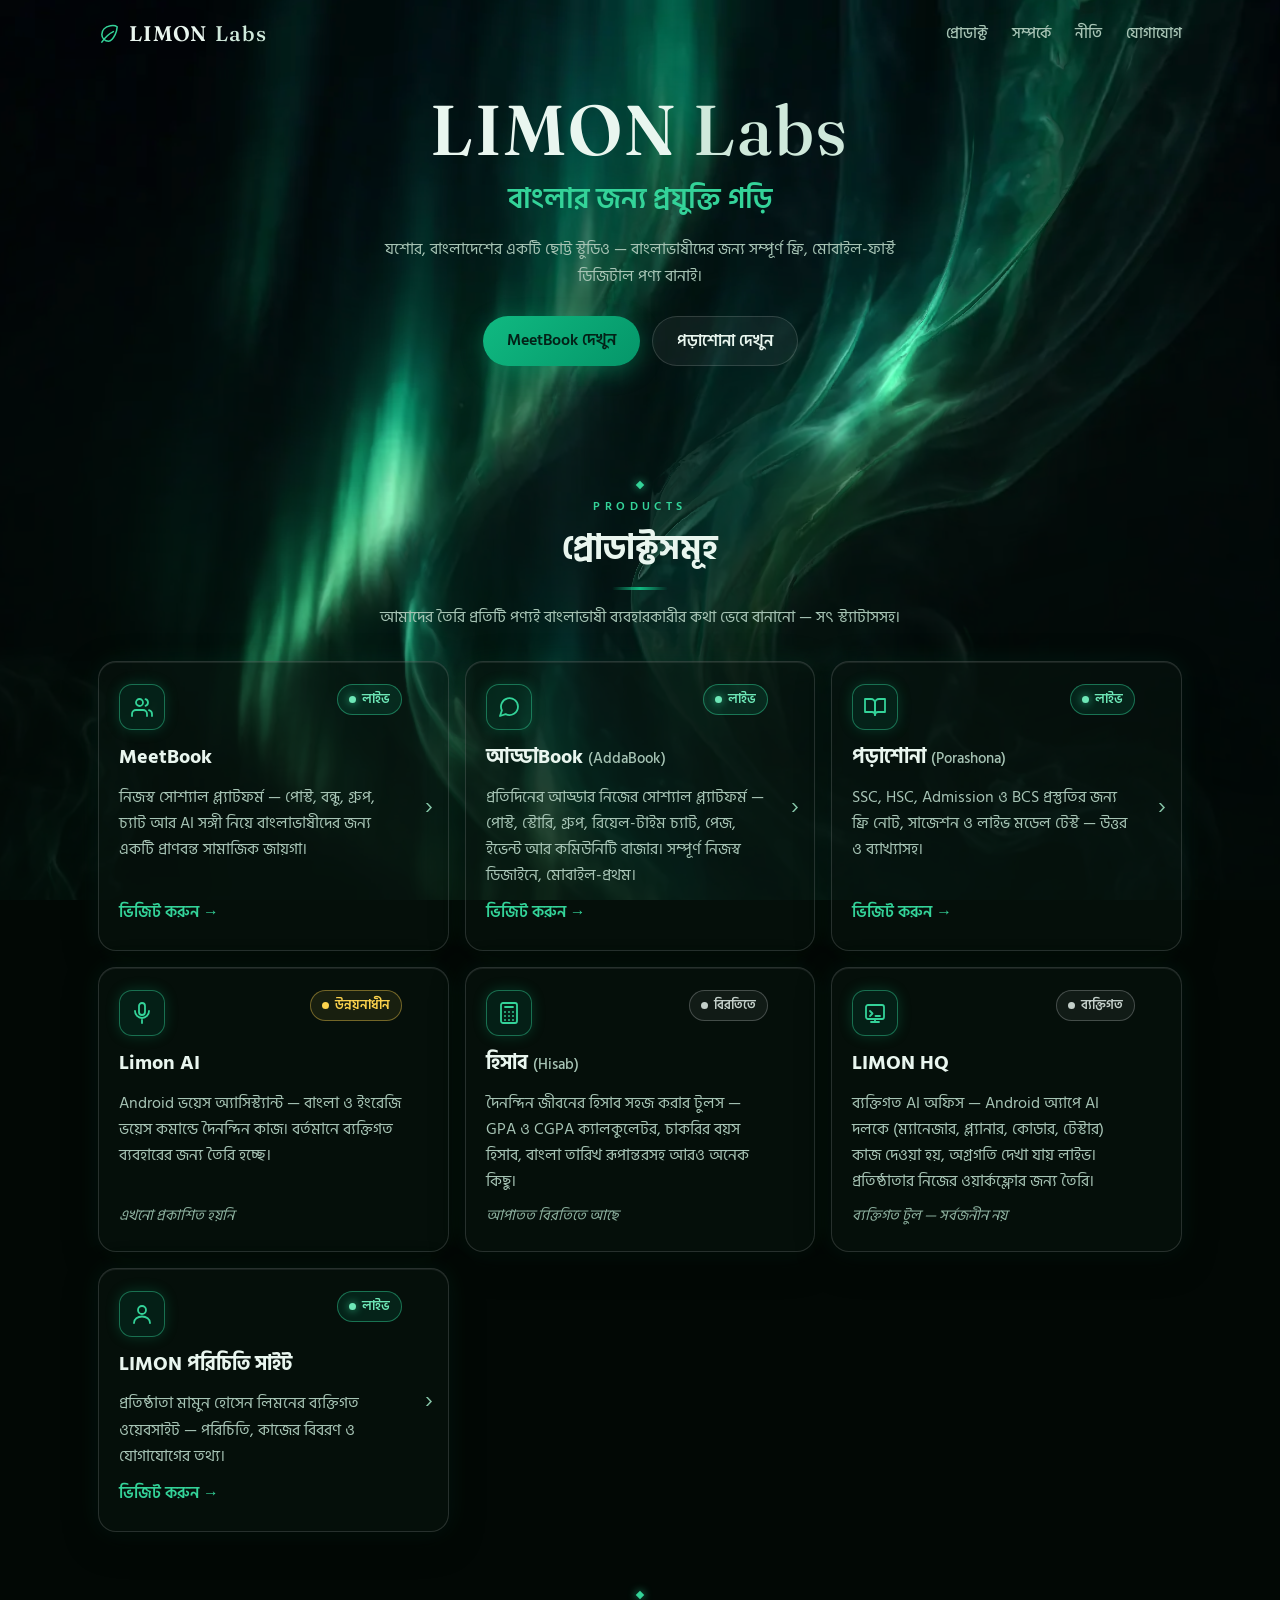
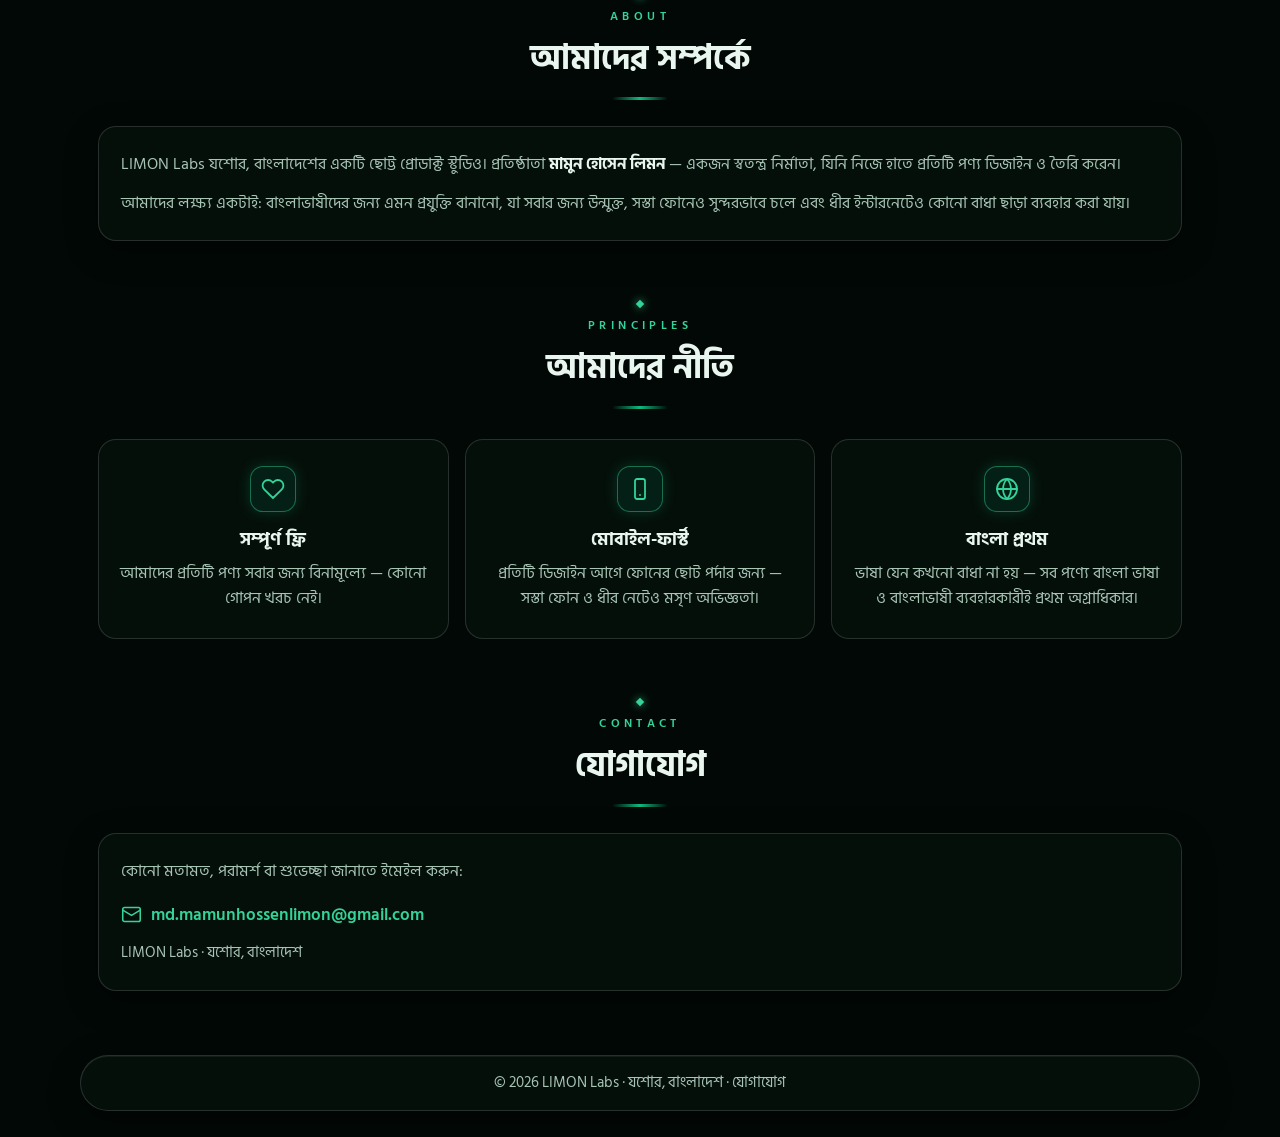
<file: index.html>
<!DOCTYPE html>
<html lang="bn">
<head>
<meta charset="UTF-8">
<meta name="viewport" content="width=device-width, initial-scale=1.0">
<title>LIMON Labs — বাংলার জন্য প্রযুক্তি</title>
<meta name="description" content="LIMON Labs — যশোর, বাংলাদেশ থেকে বাংলাভাষীদের জন্য ফ্রি ও মোবাইল-ফার্স্ট প্রযুক্তি পণ্য: MeetBook, আড্ডাBook, পড়াশোনা, Limon AI, LIMON HQ ও হিসাব।">
<meta name="google-site-verification" content="MFag6rltsudTOTjJ8JtksKM4BBWqEkIi46n7598j5bE">
<meta property="og:title" content="LIMON Labs — বাংলার জন্য প্রযুক্তি গড়ি">
<meta property="og:description" content="বাংলাভাষীদের জন্য ফ্রি, মোবাইল-ফার্স্ট প্রযুক্তি পণ্য — MeetBook, আড্ডাBook, পড়াশোনা, Limon AI, LIMON HQ, হিসাব।">
<meta property="og:type" content="website">
<meta property="og:locale" content="bn_BD">
<meta name="theme-color" content="#04120c">
<meta property="og:image" content="https://mamun-q.github.io/limon-labs/hero.webp">
<link rel="icon" href="data:image/svg+xml,%3Csvg xmlns='http://www.w3.org/2000/svg' viewBox='0 0 32 32'%3E%3Ccircle cx='16' cy='16' r='13' fill='none' stroke='%2334d399' stroke-width='2'/%3E%3Ccircle cx='16' cy='16' r='6' fill='%2310b981'/%3E%3C/svg%3E">
<link rel="preconnect" href="https://fonts.googleapis.com">
<link rel="preconnect" href="https://fonts.gstatic.com" crossorigin>
<link href="https://fonts.googleapis.com/css2?family=Fraunces:opsz,wght@9..144,500;9..144,600&family=Hind+Siliguri:wght@400;500;600;700&display=swap" rel="stylesheet">
<link rel="stylesheet" href="style.css?v=29">
</head>
<body>

<!-- Static deep-space background (no animated layers — keeps cheap phones smooth) -->
<div class="aurora" aria-hidden="true"></div>
<canvas class="bg-3d" id="bgCanvas" aria-hidden="true"></canvas>

<header class="site-header">
  <a class="wordmark" href="#top" aria-label="LIMON Labs — হোম">
    <svg class="wordmark-leaf" viewBox="0 0 24 24" fill="none" stroke="currentColor" stroke-width="1.6" stroke-linecap="round" stroke-linejoin="round" aria-hidden="true"><path d="M11 20A7 7 0 0 1 4 13c0-4 3-8 9-9 4.5-.8 7 1 7 1s-.3 4.5-2 8c-1.8 3.7-4.5 7-7 7z"/><path d="M4 21c4-6 8-9 12-11"/></svg>
    LIMON <span class="wordmark-labs">Labs</span>
  </a>
  <nav class="site-nav" aria-label="প্রধান নেভিগেশন">
    <a href="#products">প্রোডাক্ট</a>
    <a href="#about">সম্পর্কে</a>
    <a href="#principles">নীতি</a>
    <a href="#contact">যোগাযোগ</a>
  </nav>
</header>

<main id="top">

  <!-- HERO -->
  <section class="hero">
    <h1 class="hero-wordmark">LIMON <span class="wordmark-labs">Labs</span></h1>
    <p class="hero-tagline">বাংলার জন্য প্রযুক্তি গড়ি</p>

    <p class="hero-sub">যশোর, বাংলাদেশের একটি ছোট্ট স্টুডিও — বাংলাভাষীদের জন্য সম্পূর্ণ ফ্রি, মোবাইল-ফার্স্ট ডিজিটাল পণ্য বানাই।</p>
    <div class="hero-actions">
      <a class="btn btn-primary" href="https://mamun-q.github.io/MeetBook/" target="_blank" rel="noopener">MeetBook দেখুন</a>
      <a class="btn btn-ghost" href="https://porashona-edu.blogspot.com" target="_blank" rel="noopener">পড়াশোনা দেখুন</a>
    </div>
  </section>

  <!-- PRODUCTS -->
  <section class="section" id="products">
    <p class="section-label reveal">Products</p>
    <h2 class="section-title reveal">প্রোডাক্টসমূহ</h2>
    <p class="section-lead reveal">আমাদের তৈরি প্রতিটি পণ্যই বাংলাভাষী ব্যবহারকারীর কথা ভেবে বানানো — সৎ স্ট্যাটাসসহ।</p>

    <div class="cards">

      <article class="card reveal">
        <div class="card-top">
          <span class="card-icon" aria-hidden="true">
            <svg viewBox="0 0 24 24" fill="none" stroke="currentColor" stroke-width="1.8" stroke-linecap="round" stroke-linejoin="round"><path d="M17 21v-2a4 4 0 0 0-4-4H6a4 4 0 0 0-4 4v2"/><circle cx="9.5" cy="7.5" r="3.5"/><path d="M22 21v-2a4 4 0 0 0-3-3.85"/><path d="M15.5 4.15a3.5 3.5 0 0 1 0 6.7"/></svg>
          </span>
          <span class="badge badge-live"><span class="badge-dot"></span>লাইভ</span>
        </div>
        <h3 class="card-name">MeetBook</h3>
        <p class="card-desc">নিজস্ব সোশ্যাল প্ল্যাটফর্ম — পোস্ট, বন্ধু, গ্রুপ, চ্যাট আর AI সঙ্গী নিয়ে বাংলাভাষীদের জন্য একটি প্রাণবন্ত সামাজিক জায়গা।</p>
        <a class="btn btn-card" href="https://mamun-q.github.io/MeetBook/" target="_blank" rel="noopener">ভিজিট করুন</a>
        <span class="card-chevron" aria-hidden="true">›</span>
      </article>

      <article class="card reveal">
        <div class="card-top">
          <span class="card-icon" aria-hidden="true">
            <svg viewBox="0 0 24 24" fill="none" stroke="currentColor" stroke-width="1.8" stroke-linecap="round" stroke-linejoin="round"><path d="M21 11.5a8.5 8.5 0 0 1-12.4 7.6L3 21l1.9-5.6A8.5 8.5 0 1 1 21 11.5z"/></svg>
          </span>
          <span class="badge badge-live"><span class="badge-dot"></span>লাইভ</span>
        </div>
        <h3 class="card-name">আড্ডাBook <span class="card-name-en">(AddaBook)</span></h3>
        <p class="card-desc">প্রতিদিনের আড্ডার নিজের সোশ্যাল প্ল্যাটফর্ম — পোস্ট, স্টোরি, গ্রুপ, রিয়েল-টাইম চ্যাট, পেজ, ইভেন্ট আর কমিউনিটি বাজার। সম্পূর্ণ নিজস্ব ডিজাইনে, মোবাইল-প্রথম।</p>
        <a class="btn btn-card" href="https://mamun-q.github.io/addabook/" target="_blank" rel="noopener">ভিজিট করুন</a>
        <span class="card-chevron" aria-hidden="true">›</span>
      </article>

      <article class="card reveal">
        <div class="card-top">
          <span class="card-icon" aria-hidden="true">
            <svg viewBox="0 0 24 24" fill="none" stroke="currentColor" stroke-width="1.8" stroke-linecap="round" stroke-linejoin="round"><path d="M2 4h6a4 4 0 0 1 4 4v12a3 3 0 0 0-3-3H2z"/><path d="M22 4h-6a4 4 0 0 0-4 4v12a3 3 0 0 1 3-3h7z"/></svg>
          </span>
          <span class="badge badge-live"><span class="badge-dot"></span>লাইভ</span>
        </div>
        <h3 class="card-name">পড়াশোনা <span class="card-name-en">(Porashona)</span></h3>
        <p class="card-desc">SSC, HSC, Admission ও BCS প্রস্তুতির জন্য ফ্রি নোট, সাজেশন ও লাইভ মডেল টেস্ট — উত্তর ও ব্যাখ্যাসহ।</p>
        <a class="btn btn-card" href="https://porashona-edu.blogspot.com" target="_blank" rel="noopener">ভিজিট করুন</a>
        <span class="card-chevron" aria-hidden="true">›</span>
      </article>

      <article class="card reveal">
        <div class="card-top">
          <span class="card-icon" aria-hidden="true">
            <svg viewBox="0 0 24 24" fill="none" stroke="currentColor" stroke-width="1.8" stroke-linecap="round" stroke-linejoin="round"><rect x="9" y="2" width="6" height="12" rx="3"/><path d="M5 10a7 7 0 0 0 14 0"/><path d="M12 19v3"/></svg>
          </span>
          <span class="badge badge-dev"><span class="badge-dot"></span>উন্নয়নাধীন</span>
        </div>
        <h3 class="card-name">Limon AI</h3>
        <p class="card-desc">Android ভয়েস অ্যাসিস্ট্যান্ট — বাংলা ও ইংরেজি ভয়েস কমান্ডে দৈনন্দিন কাজ। বর্তমানে ব্যক্তিগত ব্যবহারের জন্য তৈরি হচ্ছে।</p>
        <p class="card-note">এখনো প্রকাশিত হয়নি</p>
      </article>

      <article class="card reveal">
        <div class="card-top">
          <span class="card-icon" aria-hidden="true">
            <svg viewBox="0 0 24 24" fill="none" stroke="currentColor" stroke-width="1.8" stroke-linecap="round" stroke-linejoin="round"><rect x="4" y="2" width="16" height="20" rx="2"/><path d="M8 6h8"/><path d="M8 11h.01M12 11h.01M16 11h.01M8 15h.01M12 15h.01M16 15h.01M8 19h.01M12 19h.01M16 19h.01"/></svg>
          </span>
          <span class="badge badge-plan"><span class="badge-dot"></span>বিরতিতে</span>
        </div>
        <h3 class="card-name">হিসাব <span class="card-name-en">(Hisab)</span></h3>
        <p class="card-desc">দৈনন্দিন জীবনের হিসাব সহজ করার টুলস — GPA ও CGPA ক্যালকুলেটর, চাকরির বয়স হিসাব, বাংলা তারিখ রূপান্তরসহ আরও অনেক কিছু।</p>
        <p class="card-note">আপাতত বিরতিতে আছে</p>
      </article>

      <article class="card reveal">
        <div class="card-top">
          <span class="card-icon" aria-hidden="true">
            <svg viewBox="0 0 24 24" fill="none" stroke="currentColor" stroke-width="1.8" stroke-linecap="round" stroke-linejoin="round"><rect x="3" y="4" width="18" height="14" rx="2"/><path d="M8 21h8"/><path d="M12 18v3"/><path d="M7 10l2.5 2.5L7 15"/><path d="M12.5 15H17"/></svg>
          </span>
          <span class="badge badge-plan"><span class="badge-dot"></span>ব্যক্তিগত</span>
        </div>
        <h3 class="card-name">LIMON HQ</h3>
        <p class="card-desc">ব্যক্তিগত AI অফিস — Android অ্যাপে AI দলকে (ম্যানেজার, প্ল্যানার, কোডার, টেস্টার) কাজ দেওয়া হয়, অগ্রগতি দেখা যায় লাইভ। প্রতিষ্ঠাতার নিজের ওয়ার্কফ্লোর জন্য তৈরি।</p>
        <p class="card-note">ব্যক্তিগত টুল — সর্বজনীন নয়</p>
      </article>

      <article class="card reveal">
        <div class="card-top">
          <span class="card-icon" aria-hidden="true">
            <svg viewBox="0 0 24 24" fill="none" stroke="currentColor" stroke-width="1.8" stroke-linecap="round" stroke-linejoin="round"><circle cx="12" cy="8" r="4"/><path d="M4 21c0-4 3.6-6.5 8-6.5s8 2.5 8 6.5"/></svg>
          </span>
          <span class="badge badge-live"><span class="badge-dot"></span>লাইভ</span>
        </div>
        <h3 class="card-name">LIMON পরিচিতি সাইট</h3>
        <p class="card-desc">প্রতিষ্ঠাতা মামুন হোসেন লিমনের ব্যক্তিগত ওয়েবসাইট — পরিচিতি, কাজের বিবরণ ও যোগাযোগের তথ্য।</p>
        <a class="btn btn-card" href="https://mamunhossen.is-a.dev/" target="_blank" rel="noopener">ভিজিট করুন</a>
        <span class="card-chevron" aria-hidden="true">›</span>
      </article>

    </div>
  </section>

  <!-- ABOUT -->
  <section class="section" id="about">
    <p class="section-label reveal">About</p>
    <h2 class="section-title reveal">আমাদের সম্পর্কে</h2>
    <div class="about-box reveal">
      <p>LIMON Labs যশোর, বাংলাদেশের একটি ছোট্ট প্রোডাক্ট স্টুডিও। প্রতিষ্ঠাতা <strong>মামুন হোসেন লিমন</strong> — একজন স্বতন্ত্র নির্মাতা, যিনি নিজে হাতে প্রতিটি পণ্য ডিজাইন ও তৈরি করেন।</p>
      <p>আমাদের লক্ষ্য একটাই: বাংলাভাষীদের জন্য এমন প্রযুক্তি বানানো, যা সবার জন্য উন্মুক্ত, সস্তা ফোনেও সুন্দরভাবে চলে এবং ধীর ইন্টারনেটেও কোনো বাধা ছাড়া ব্যবহার করা যায়।</p>
    </div>
  </section>

  <!-- PRINCIPLES -->
  <section class="section" id="principles">
    <p class="section-label reveal">Principles</p>
    <h2 class="section-title reveal">আমাদের নীতি</h2>
    <div class="principles">
      <div class="principle reveal">
        <span class="card-icon" aria-hidden="true">
          <svg viewBox="0 0 24 24" fill="none" stroke="currentColor" stroke-width="1.8" stroke-linecap="round" stroke-linejoin="round"><path d="M20.8 4.6a5.5 5.5 0 0 0-7.8 0L12 5.7l-1-1.1a5.5 5.5 0 0 0-7.8 7.8l1 1L12 21l7.8-7.6 1-1a5.5 5.5 0 0 0 0-7.8z"/></svg>
        </span>
        <h3>সম্পূর্ণ ফ্রি</h3>
        <p>আমাদের প্রতিটি পণ্য সবার জন্য বিনামূল্যে — কোনো গোপন খরচ নেই।</p>
      </div>
      <div class="principle reveal">
        <span class="card-icon" aria-hidden="true">
          <svg viewBox="0 0 24 24" fill="none" stroke="currentColor" stroke-width="1.8" stroke-linecap="round" stroke-linejoin="round"><rect x="7" y="2" width="10" height="20" rx="2"/><path d="M12 18h.01"/></svg>
        </span>
        <h3>মোবাইল-ফার্স্ট</h3>
        <p>প্রতিটি ডিজাইন আগে ফোনের ছোট পর্দার জন্য — সস্তা ফোন ও ধীর নেটেও মসৃণ অভিজ্ঞতা।</p>
      </div>
      <div class="principle reveal">
        <span class="card-icon" aria-hidden="true">
          <svg viewBox="0 0 24 24" fill="none" stroke="currentColor" stroke-width="1.8" stroke-linecap="round" stroke-linejoin="round"><circle cx="12" cy="12" r="10"/><path d="M2 12h20"/><path d="M12 2a15.3 15.3 0 0 1 4 10 15.3 15.3 0 0 1-4 10 15.3 15.3 0 0 1-4-10 15.3 15.3 0 0 1 4-10z"/></svg>
        </span>
        <h3>বাংলা প্রথম</h3>
        <p>ভাষা যেন কখনো বাধা না হয় — সব পণ্যে বাংলা ভাষা ও বাংলাভাষী ব্যবহারকারীই প্রথম অগ্রাধিকার।</p>
      </div>
    </div>
  </section>

  <!-- CONTACT -->
  <section class="section" id="contact">
    <p class="section-label reveal">Contact</p>
    <h2 class="section-title reveal">যোগাযোগ</h2>
    <div class="about-box reveal">
      <p>কোনো মতামত, পরামর্শ বা শুভেচ্ছা জানাতে ইমেইল করুন:</p>
      <a class="contact-mail" href="mailto:md.mamunhossenlimon@gmail.com">
        <svg viewBox="0 0 24 24" fill="none" stroke="currentColor" stroke-width="1.8" stroke-linecap="round" stroke-linejoin="round" aria-hidden="true"><rect x="2" y="4" width="20" height="16" rx="2"/><path d="m22 7-10 6L2 7"/></svg>
        md.mamunhossenlimon@gmail.com
      </a>
      <p class="contact-place">LIMON Labs · যশোর, বাংলাদেশ</p>
    </div>
  </section>

</main>

<footer class="site-footer">
  <p>© 2026 LIMON Labs · যশোর, বাংলাদেশ · <a href="mailto:md.mamunhossenlimon@gmail.com">যোগাযোগ</a></p>
</footer>

<script src="script.js?v=29"></script>
</body>
</html>
</file>
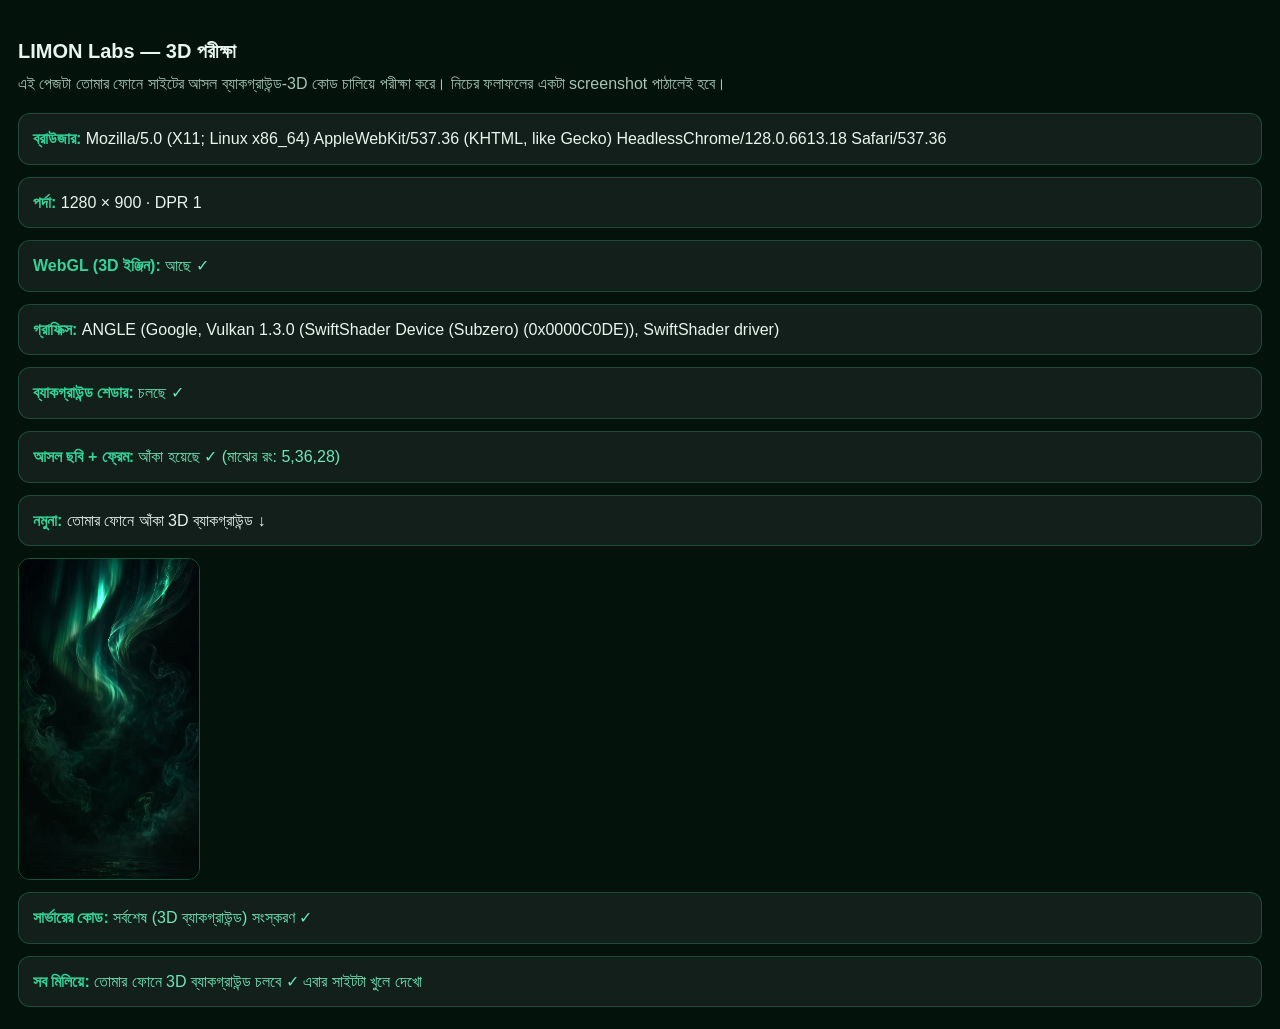
<file: check.html>
<!DOCTYPE html>
<html lang="bn">
<head>
<meta charset="UTF-8">
<meta name="viewport" content="width=device-width, initial-scale=1.0">
<title>LIMON Labs — 3D পরীক্ষা</title>
<style>
  body{background:#04120c;color:#e9f6ef;font-family:sans-serif;margin:0;padding:22px 18px;line-height:1.6}
  h1{font-size:1.25rem;margin-bottom:4px}
  p.sub{color:#a7c4b5;margin-top:0}
  .row{background:rgba(255,255,255,.06);border:1px solid rgba(52,211,153,.25);border-radius:12px;padding:12px 14px;margin-top:12px;word-break:break-word}
  .k{color:#34d399;font-weight:700}
  .ok{color:#6ee7b7}.bad{color:#fca5a5}
  .log{color:#fcd34d;font-size:.78rem;white-space:pre-wrap}
  canvas.sample{display:block;width:180px;height:320px;margin-top:12px;border-radius:12px;border:1px solid rgba(52,211,153,.35)}
</style>
</head>
<body>
<h1>LIMON Labs — 3D পরীক্ষা</h1>
<p class="sub">এই পেজটা তোমার ফোনে সাইটের আসল ব্যাকগ্রাউন্ড-3D কোড চালিয়ে পরীক্ষা করে। নিচের ফলাফলের একটা screenshot পাঠালেই হবে।</p>
<div id="out"></div>

<script>
(function () {
  var out = document.getElementById("out");
  function row(k, v, cls, log) {
    var d = document.createElement("div");
    d.className = "row";
    d.innerHTML = '<span class="k">' + k + ': </span><span class="' + (cls || "") + '">' + v + "</span>" +
      (log ? '<div class="log">' + log.replace(/</g, "&lt;") + "</div>" : "");
    out.appendChild(d);
  }
  row("ব্রাউজার", navigator.userAgent);
  row("পর্দা", window.innerWidth + " × " + window.innerHeight + " · DPR " + (window.devicePixelRatio || 1));

  var gl = null;
  try {
    gl = document.createElement("canvas").getContext("webgl", { alpha: false, antialias: false, powerPreference: "low-power" });
  } catch (e) { /* fallthrough */ }
  if (!gl) { row("WebGL (3D ইঞ্জিন)", "পাওয়া যায়নি ✗", "bad"); finish(false); return; }
  row("WebGL (3D ইঞ্জিন)", "আছে ✓", "ok");
  var dbg = gl.getExtension("WEBGL_debug_renderer_info");
  if (dbg) row("গ্রাফিক্স", gl.getParameter(dbg.UNMASKED_RENDERER_WEBGL));

  /* The site's CURRENT background shaders, copied exactly from script.js */
  var BG_VS = "attribute vec2 p; varying mediump vec2 vUv;" +
    "void main(){ vUv = p * 0.5 + 0.5; gl_Position = vec4(p, 0.0, 1.0); }";
  var BG_FS = "precision mediump float;" +
    "varying mediump vec2 vUv;" +
    "uniform sampler2D uTex; uniform vec2 uRes; uniform vec2 uImg;" +
    "uniform float uTime; uniform vec2 uShift;" +
    "float hash(vec2 p){ p = fract(p * vec2(234.34, 435.345)); p += dot(p, p + 34.23); return fract(p.x * p.y); }" +
    "float noise(vec2 p){ vec2 i = floor(p); vec2 f = fract(p); f = f * f * (3.0 - 2.0 * f);" +
    "  float a = hash(i); float b = hash(i + vec2(1.0, 0.0));" +
    "  float c2 = hash(i + vec2(0.0, 1.0)); float d = hash(i + vec2(1.0, 1.0));" +
    "  return mix(mix(a, b, f.x), mix(c2, d, f.x), f.y); }" +
    "float fbm(vec2 p){ float v = 0.0; float a2 = 0.5;" +
    "  for(int i = 0; i < 3; i++){ v += a2 * noise(p); p = p * 2.03 + vec2(17.3, 9.1); a2 *= 0.5; }" +
    "  return v; }" +
    "void main(){" +
    "  float scale = max(uRes.x / uImg.x, uRes.y / uImg.y) * 1.02;" +
    "  vec2 scaled = uImg * scale;" +
    "  vec2 offPx = vec2((uRes.x - scaled.x) * 0.5, uRes.y - scaled.y);" +
    "  vec2 uvImg = (vUv * uRes - offPx) / scaled;" +
    "  vec3 probe = texture2D(uTex, uvImg).rgb;" +
    "  float lum = dot(probe, vec3(0.299, 0.587, 0.114));" +
    "  float depth = clamp(0.7 * lum + 0.3 * (1.0 - vUv.y), 0.0, 1.0);" +
    "  float fuel = smoothstep(0.15, 0.6, lum);" +
    "  float wave = sin(uvImg.x * 4.0 + uTime * 2.5 + sin(uvImg.y * 3.0 - uTime * 1.8) * 1.5);" +
    "  float ripple = sin(uvImg.x * 9.0 - uTime * 5.0 + uvImg.y * 4.0);" +
    "  float tongue = sin(uvImg.x * 12.0 - uTime * 4.0 + uvImg.y * 6.0 + sin(uvImg.x * 5.0 + uvImg.y * 3.0) * 1.2);" +
    "  vec2 sway = vec2(sin(uTime * 0.8), cos(uTime * 0.6)) * 0.15;" +
    "  vec2 mv = (uShift + sway) * (depth - 0.45) * 0.034;" +
    "  mv.x += wave * 0.002 * fuel;" +
    "  mv.y -= (0.5 + 0.5 * tongue) * 0.0028 * fuel;" +
    "  float smoke = 1.0 - smoothstep(0.10, 0.45, lum);" +
    "  vec2 sp = uvImg * vec2(3.0, 2.2);" +
    "  float sn1 = fbm(sp + vec2(0.0, -uTime * 0.22));" +
    "  float sn2 = fbm(sp * 1.7 + vec2(5.2, 1.3) + vec2(0.0, -uTime * 0.34));" +
    "  vec2 swarp = vec2(sn1 - 0.5, sn2 - 0.5);" +
    "  mv += swarp * 0.030 * smoke * (0.55 + 0.75 * uvImg.y);" +
    "  mv.x += sin(vUv.y * 140.0 + uTime * 13.0) * 0.0009 * (1.0 - smoothstep(0.05, 0.3, vUv.y));" +
    "  vec3 col = texture2D(uTex, uvImg + mv).rgb;" +
    "  col *= 1.0 + tongue * 0.50 * fuel + wave * 0.12 * fuel + ripple * 0.07 * fuel;" +
    "  col += vec3(0.35, 1.0, 0.7) * pow(max(tongue, 0.0), 3.0) * 0.45 * fuel;" +
    "  col += vec3(0.30, 0.95, 0.65) * pow(lum, 3.0) * 0.70 * (0.75 + 0.25 * tongue);" +
    "  col *= 1.0 + (sn1 - 0.5) * 0.22 * smoke + 0.05 * sin(uvImg.x * 2.5 + uvImg.y * 4.0 - uTime * 0.9) * smoke;" +
    "  col *= mix(1.0, 0.91 + 0.09 * sin(uTime * 7.0 + sin(uTime * 13.0) * 1.5), fuel);" +
    "  float g = 1.0 - vUv.y;" +
    "  float ga = g < 0.46 ? mix(0.14, 0.50, g / 0.46) : mix(0.50, 0.80, (g - 0.46) / 0.54);" +
    "  col = mix(col, vec3(0.008, 0.04, 0.024), ga);" +
    "  gl_FragColor = vec4(col, 1.0);" +
    "}";

  function sh(type, src) {
    var s = gl.createShader(type);
    gl.shaderSource(s, src); gl.compileShader(s);
    if (!gl.getShaderParameter(s, gl.COMPILE_STATUS)) return { err: gl.getShaderInfoLog(s) };
    return { s: s };
  }
  var v = sh(gl.VERTEX_SHADER, BG_VS);
  if (v.err) { row("ব্যাকগ্রাউন্ড শেডার", "vertex কম্পাইল হয়নি ✗", "bad", v.err); finish(false); return; }
  var f = sh(gl.FRAGMENT_SHADER, BG_FS);
  if (f.err) { row("ব্যাকগ্রাউন্ড শেডার", "fragment কম্পাইল হয়নি ✗", "bad", f.err); finish(false); return; }
  var pr = gl.createProgram();
  gl.attachShader(pr, v.s); gl.attachShader(pr, f.s); gl.linkProgram(pr);
  if (!gl.getProgramParameter(pr, gl.LINK_STATUS)) {
    row("ব্যাকগ্রাউন্ড শেডার", "লিংক হয়নি ✗", "bad", gl.getProgramInfoLog(pr));
    finish(false); return;
  }
  row("ব্যাকগ্রাউন্ড শেডার", "চলছে ✓", "ok");

  /* Full-path test: real bg.webp texture + one real frame, drawn live below */
  var cv = document.createElement("canvas");
  cv.width = 180; cv.height = 320; cv.className = "sample";
  var gl2 = cv.getContext("webgl", { alpha: false, antialias: false, preserveDrawingBuffer: true });
  var img = new Image();
  img.onload = function () {
    try {
      var pr2 = gl2.createProgram();
      function sh2(t, src) { var s = gl2.createShader(t); gl2.shaderSource(s, src); gl2.compileShader(s); return s; }
      gl2.attachShader(pr2, sh2(gl2.VERTEX_SHADER, BG_VS));
      gl2.attachShader(pr2, sh2(gl2.FRAGMENT_SHADER, BG_FS));
      gl2.linkProgram(pr2); gl2.useProgram(pr2);
      var buf = gl2.createBuffer();
      gl2.bindBuffer(gl2.ARRAY_BUFFER, buf);
      gl2.bufferData(gl2.ARRAY_BUFFER, new Float32Array([-1, -1, 1, -1, -1, 1, 1, 1]), gl2.STATIC_DRAW);
      var loc = gl2.getAttribLocation(pr2, "p");
      gl2.enableVertexAttribArray(loc);
      gl2.vertexAttribPointer(loc, 2, gl2.FLOAT, false, 0, 0);
      var tex = gl2.createTexture();
      gl2.bindTexture(gl2.TEXTURE_2D, tex);
      gl2.pixelStorei(gl2.UNPACK_FLIP_Y_WEBGL, true);
      gl2.texImage2D(gl2.TEXTURE_2D, 0, gl2.RGBA, gl2.RGBA, gl2.UNSIGNED_BYTE, img);
      gl2.texParameteri(gl2.TEXTURE_2D, gl2.TEXTURE_WRAP_S, gl2.CLAMP_TO_EDGE);
      gl2.texParameteri(gl2.TEXTURE_2D, gl2.TEXTURE_WRAP_T, gl2.CLAMP_TO_EDGE);
      gl2.texParameteri(gl2.TEXTURE_2D, gl2.TEXTURE_MIN_FILTER, gl2.LINEAR);
      gl2.texParameteri(gl2.TEXTURE_2D, gl2.TEXTURE_MAG_FILTER, gl2.LINEAR);
      gl2.uniform1i(gl2.getUniformLocation(pr2, "uTex"), 0);
      gl2.uniform2f(gl2.getUniformLocation(pr2, "uRes"), cv.width, cv.height);
      gl2.uniform2f(gl2.getUniformLocation(pr2, "uImg"), img.naturalWidth, img.naturalHeight);
      gl2.uniform1f(gl2.getUniformLocation(pr2, "uTime"), 2.0);
      gl2.uniform2f(gl2.getUniformLocation(pr2, "uShift"), 0, 0);
      gl2.viewport(0, 0, cv.width, cv.height);
      gl2.drawArrays(gl2.TRIANGLE_STRIP, 0, 4);
      var px = new Uint8Array(4);
      gl2.readPixels(90, 160, 1, 1, gl2.RGBA, gl2.UNSIGNED_BYTE, px);
      var good = px[1] > 12;
      row("আসল ছবি + ফ্রেম", good ? "আঁকা হয়েছে ✓ (মাঝের রং: " + px[0] + "," + px[1] + "," + px[2] + ")" : "ছবি আঁকা যায়নি ✗ (রং: " + px[0] + "," + px[1] + "," + px[2] + ")", good ? "ok" : "bad");
      var label = document.createElement("div");
      label.className = "row";
      label.innerHTML = '<span class="k">নমুনা:</span> তোমার ফোনে আঁকা 3D ব্যাকগ্রাউন্ড ↓';
      out.appendChild(label);
      out.appendChild(cv);
      finish(good);
    } catch (e) {
      row("আসল ছবি + ফ্রেম", "ব্যতিক্রম ✗", "bad", String(e));
      finish(false);
    }
  };
  img.onerror = function () { row("আসল ছবি (bg.webp)", "লোড হয়নি ✗", "bad"); finish(false); };
  img.src = "bg.webp";

  function finish(shaderOK) {
    fetch("script.js", { cache: "no-store" }).then(function (r) { return r.text(); }).then(function (t) {
      var fresh = t.indexOf("Live 3D depth background") !== -1;
      row("সার্ভারের কোড", fresh ? "সর্বশেষ (3D ব্যাকগ্রাউন্ড) সংস্করণ ✓" : "পুরনো কোড!", fresh ? "ok" : "bad");
      row("সব মিলিয়ে", (shaderOK && fresh) ? "তোমার ফোনে 3D ব্যাকগ্রাউন্ড চলবে ✓ এবার সাইটটা খুলে দেখো" : "কোথাও আটকাচ্ছে — এই পেজের screenshot টা পাঠাও", (shaderOK && fresh) ? "ok" : "bad");
    }).catch(function () { row("সার্ভারের কোড", "যাচাই করা যায়নি"); });
  }
})();
</script>
</body>
</html>
</file>
<file: style.css>
/* LIMON Labs — dark cinematic, mobile-first */
:root{
  --bg:#030d08;
  --bg-deep:#020805;
  --emerald:#10b981;
  --emerald-bright:#34d399;
  --emerald-soft:rgba(52,211,153,.14);
  --text:#e9f6ef;
  --muted:#a7c4b5;
  --glass:rgba(9,26,19,.45);
  --glass-border:rgba(255,255,255,.14);
  --serif:"Fraunces",Georgia,serif;
  --sans:"Hind Siliguri","Segoe UI",sans-serif;
}
*{margin:0;padding:0;box-sizing:border-box}
html{scroll-behavior:smooth}
body{
  background:var(--bg-deep);
  color:var(--text);
  font-family:var(--sans);
  line-height:1.65;
  overflow-x:hidden;
  position:relative;
}
::selection{background:rgba(16,185,129,.4)}

/* ---------- Background: the aurora painting fills the whole page
   (fixed, one static image + a dark readability gradient — no animated
   or blurred layers, so cheap phones stay smooth) ---------- */
.aurora{position:fixed;inset:0;z-index:-1;background:
  linear-gradient(180deg, rgba(3,12,8,.14) 0%, rgba(2,9,6,.50) 46%, rgba(2,8,5,.80) 100%),
  url("bg.webp") 50% 0% / cover no-repeat,
  var(--bg-deep);}

/* Live 3D depth backdrop — the same painting, re-rendered with depth
   parallax above the static .aurora layer; hidden until its first frame */
.bg-3d{
  position:fixed;inset:0;width:100%;height:100%;z-index:-1;display:block;
  opacity:0;transition:opacity 1.2s ease;pointer-events:none;
}
.bg-3d.on{opacity:1}

/* ---------- Header ---------- */
.site-header{
  position:relative;z-index:5;
  display:flex;align-items:center;justify-content:space-between;gap:12px;
  padding:16px 18px;max-width:1120px;margin:0 auto;
}
.wordmark{
  font-family:var(--serif);font-weight:600;font-size:1.32rem;letter-spacing:.04em;
  color:var(--text);text-decoration:none;white-space:nowrap;
  display:inline-flex;align-items:center;gap:8px;
}
.wordmark-leaf{width:23px;height:23px;color:var(--emerald-bright);flex:none}
.wordmark-l{
  position:relative;z-index:0;display:inline-block;
  background:linear-gradient(180deg,#fff6c9 0%,#f9dc7a 28%,#e9b949 52%,#a67c1a 78%,#f3d27a 100%);
  -webkit-background-clip:text;background-clip:text;
  -webkit-text-fill-color:transparent;color:transparent;
}
/* Extruded bronze layer behind the gold face — the 3D depth */
.wordmark-l::before{
  content:"L";position:absolute;left:0;top:0;z-index:-1;
  color:#8a6a1c;-webkit-text-fill-color:#8a6a1c;
  text-shadow:
    .014em .014em 0 #7c5f16,
    .028em .028em 0 #6d5310,
    .042em .042em 0 #5d470c,
    .056em .056em 0 #4c3a09,
    .09em .11em 14px rgba(0,0,0,.55);
}
.wordmark-labs{font-weight:500;color:#cfe9db}
.site-nav{display:flex;gap:16px;flex-wrap:wrap;justify-content:flex-end}
.site-nav a{color:var(--muted);text-decoration:none;font-size:.95rem;font-weight:500;transition:color .2s}
.site-nav a:hover,.site-nav a:focus-visible{color:var(--emerald-bright)}

/* ---------- Hero ---------- */
.hero{position:relative;text-align:center;padding:44px 18px 64px;max-width:1120px;margin:0 auto}
/* Design 4 hero: no panel, no border — the live 3D orb floats directly
   over the page-wide aurora backdrop. The still painting underneath is
   the fallback if WebGL is unavailable. */
.hero-art-wrap{
  position:relative;
  margin-top:2px;
  touch-action:pan-y;cursor:grab;
}
.hero-art-wrap:active{cursor:grabbing}
.hero-art{
  display:block;width:100%;height:clamp(480px,140vw,720px);
  object-fit:cover;object-position:50% 40%;
  /* Melt the fallback painting into the page — no hard picture edges */
  -webkit-mask-image:radial-gradient(118% 94% at 50% 46%, #000 60%, transparent 98%);
  mask-image:radial-gradient(118% 94% at 50% 46%, #000 60%, transparent 98%);
}
.hero-3d{
  position:absolute;inset:0;width:100%;height:100%;display:block;
  opacity:0;transition:opacity .7s ease;pointer-events:none;
}
.hero-3d.on{opacity:1}
.hero-wordmark{font-family:var(--serif);font-weight:600;font-size:clamp(2.5rem,11vw,4.4rem);letter-spacing:.03em;line-height:1.1;margin-top:2px}
.hero-tagline{font-size:clamp(1.3rem,5.4vw,1.8rem);font-weight:600;color:var(--emerald-bright);margin-top:8px}
.hero-sub{color:var(--muted);max-width:560px;margin:12px auto 0;font-size:1.02rem}
.hero-actions{display:flex;gap:12px;justify-content:center;flex-wrap:wrap;margin-top:26px}

/* ---------- Buttons ---------- */
.btn{
  display:inline-block;text-decoration:none;font-weight:600;font-size:1rem;
  padding:11px 24px;border-radius:999px;transition:transform .15s, box-shadow .2s, background .2s;
}
.btn:active{transform:scale(.97)}
.btn-primary{background:linear-gradient(135deg,#10b981,#059669);color:#032117;box-shadow:0 6px 22px rgba(16,185,129,.35)}
.btn-primary:hover{box-shadow:0 8px 28px rgba(16,185,129,.5)}
.btn-ghost{border:1px solid var(--glass-border);color:var(--text);background:rgba(255,255,255,.05)}
.btn-ghost:hover{border-color:rgba(52,211,153,.55)}
.btn-card{background:none;box-shadow:none;color:var(--emerald-bright);padding:2px 0;font-size:.98rem;margin-top:auto;align-self:flex-start}
.btn-card::after{content:" →"}
.btn-card:hover{text-decoration:underline}

/* ---------- Sections ---------- */
.section{max-width:1120px;margin:0 auto;padding:52px 18px 8px}
.section-label{text-align:center;font-size:.72rem;font-weight:600;letter-spacing:.38em;text-transform:uppercase;color:var(--emerald-bright);opacity:.9;margin-bottom:6px}
.section-label::before{content:"";display:block;width:6px;height:6px;margin:0 auto 9px;background:var(--emerald-bright);transform:rotate(45deg);box-shadow:0 0 9px rgba(52,211,153,.85)}
.section-title{font-size:clamp(1.6rem,6vw,2.1rem);font-weight:700;text-align:center}
.section-title::after{content:"";display:block;width:56px;height:3px;border-radius:2px;background:linear-gradient(90deg,transparent,var(--emerald),transparent);margin:10px auto 0}
.section-lead{text-align:center;color:var(--muted);max-width:600px;margin:14px auto 0}

/* ---------- Product cards ---------- */
.cards{display:grid;grid-template-columns:1fr;gap:16px;margin-top:30px}
.card{
  display:flex;flex-direction:column;gap:10px;
  background:var(--glass);border:1px solid var(--glass-border);border-radius:18px;
  padding:22px 20px;
  box-shadow:0 1px 0 rgba(255,255,255,.08) inset, 0 10px 34px rgba(0,0,0,.35), 0 0 26px rgba(16,185,129,.10);
  position:relative;padding-right:46px;
  transition:transform .25s ease, border-color .25s ease, box-shadow .25s ease;
}
.card:hover{transform:translateY(-4px);border-color:rgba(52,211,153,.5);box-shadow:0 16px 40px rgba(0,0,0,.45),0 0 30px rgba(16,185,129,.12)}
.card-top{display:flex;align-items:flex-start;justify-content:space-between}
.card-icon{
  display:inline-grid;place-items:center;width:46px;height:46px;border-radius:13px;
  background:rgba(16,185,129,.10);color:var(--emerald-bright);border:1px solid rgba(52,211,153,.45);
  box-shadow:0 0 14px rgba(16,185,129,.22);
}
.card-chevron{
  position:absolute;right:15px;top:50%;transform:translateY(-50%);
  font-size:1.75rem;font-weight:300;line-height:1;color:rgba(167,243,208,.8);
}
.card-icon svg{width:24px;height:24px}
.card-name{font-size:1.28rem;font-weight:700}
.card-name-en{font-size:.95rem;color:var(--muted);font-weight:500}
.card-desc{color:var(--muted);font-size:.99rem;flex:1}
.card-note{color:#8fb3a1;font-size:.92rem;font-style:italic;margin-top:auto}
.badge{
  display:inline-flex;align-items:center;gap:6px;font-size:.8rem;font-weight:600;
  padding:4px 11px;border-radius:999px;border:1px solid;white-space:nowrap;
}
.badge-dot{width:7px;height:7px;border-radius:50%;background:currentColor}
.badge-live{color:#6ee7b7;border-color:rgba(52,211,153,.45);background:rgba(16,185,129,.12)}
.badge-live .badge-dot{box-shadow:0 0 8px rgba(52,211,153,.9);animation:pulse 2.2s ease-in-out infinite}
.badge-dev{color:#fcd34d;border-color:rgba(252,211,77,.4);background:rgba(252,211,77,.08)}
.badge-plan{color:#c3cfc9;border-color:rgba(255,255,255,.22);background:rgba(255,255,255,.05)}
@keyframes pulse{0%,100%{opacity:1}50%{opacity:.45}}

/* ---------- About / contact boxes ---------- */
.about-box{
  margin-top:26px;background:var(--glass);border:1px solid var(--glass-border);border-radius:18px;
  padding:24px 22px;
  box-shadow:0 10px 34px rgba(0,0,0,.3);
}
.about-box p{color:var(--muted);margin-bottom:12px}
.about-box p:last-child{margin-bottom:0}
.about-box strong{color:var(--text)}
.contact-mail{
  display:inline-flex;align-items:center;gap:9px;color:var(--emerald-bright);font-weight:600;
  text-decoration:none;font-size:1.05rem;word-break:break-all;margin:4px 0 12px;
}
.contact-mail svg{width:21px;height:21px;flex:none}
.contact-mail:hover{text-decoration:underline}
.contact-place{font-size:.95rem}

/* ---------- Principles ---------- */
.principles{display:grid;grid-template-columns:1fr;gap:16px;margin-top:30px}
.principle{
  text-align:center;background:var(--glass);border:1px solid var(--glass-border);border-radius:18px;
  padding:26px 20px;
}
.principle .card-icon{margin-bottom:12px}
.principle h3{font-size:1.15rem;margin-bottom:6px}
.principle p{color:var(--muted);font-size:.97rem}

/* ---------- Footer ---------- */
.site-footer{
  text-align:center;color:var(--muted);font-size:.94rem;
  max-width:1120px;width:calc(100% - 36px);margin:56px auto 26px;
  padding:15px 18px;
  background:var(--glass);border:1px solid var(--glass-border);border-radius:999px;
  box-shadow:0 1px 0 rgba(255,255,255,.06) inset, 0 10px 34px rgba(0,0,0,.3);
}
.site-footer a{color:var(--muted);text-decoration:none}
.site-footer a:hover{color:var(--emerald-bright);text-decoration:underline}
.footer-wordmark{font-family:var(--serif);font-size:1.15rem;color:var(--text);margin-bottom:4px}

/* ---------- Reveal on scroll ---------- */
.reveal{opacity:0;transform:translateY(18px);transition:opacity .6s ease,transform .6s ease}
.reveal.in{opacity:1;transform:none}

/* ---------- Larger screens ---------- */
@media (max-width:560px){
  .site-header{padding:13px 12px 8px;gap:8px}
  .wordmark{font-size:1.08rem;gap:6px}
  .wordmark-leaf{width:19px;height:19px}
  .site-nav{flex-wrap:nowrap;gap:11px}
  .site-nav a{font-size:.8rem}
}
@media (min-width:640px){
  .cards{grid-template-columns:repeat(2,1fr)}
  .principles{grid-template-columns:repeat(3,1fr)}
  .site-nav{gap:24px}
}
@media (min-width:960px){
  .cards{grid-template-columns:repeat(3,1fr)}
  .hero{padding-top:22px}
}

/* ---------- Reduced motion ---------- */
@media (prefers-reduced-motion: reduce){
  html{scroll-behavior:auto}
  .badge-live .badge-dot{animation:none}
  .reveal{opacity:1;transform:none;transition:none}
  .card,.btn{transition:none}
}
</file>
